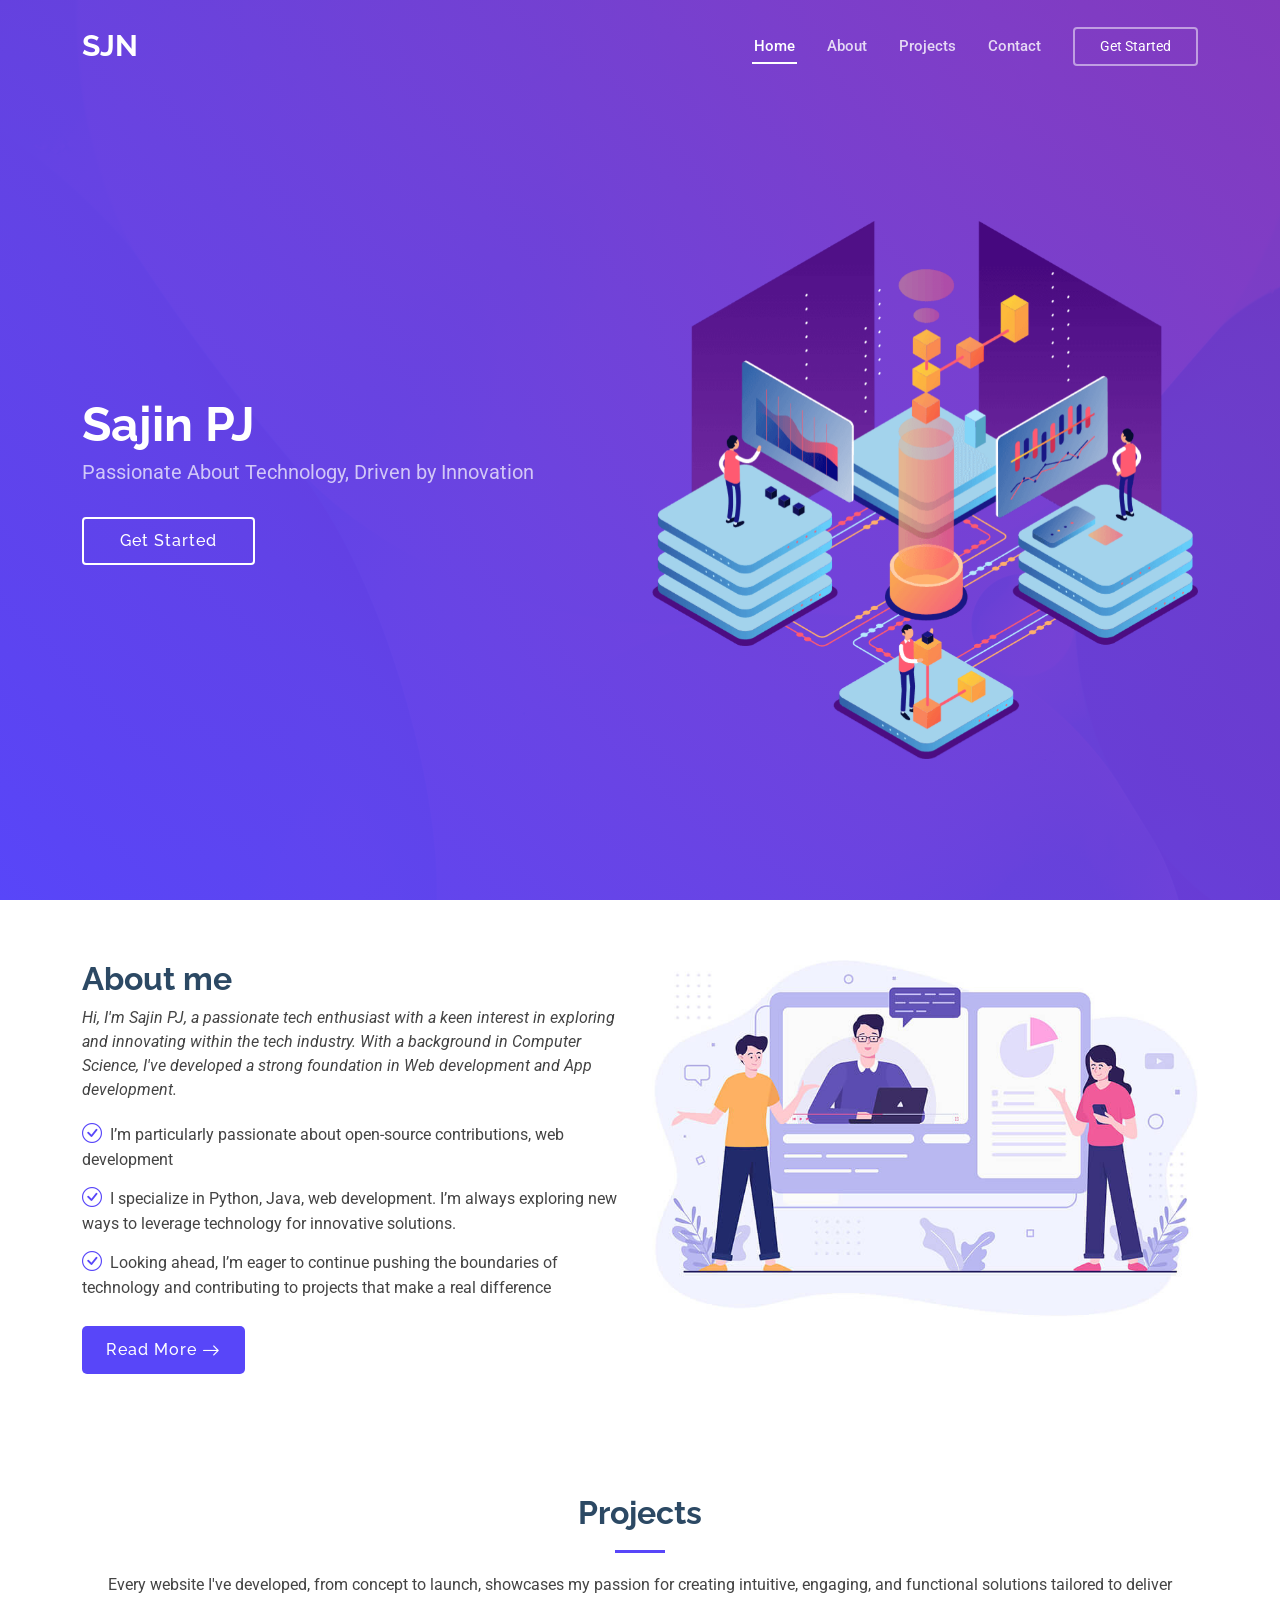
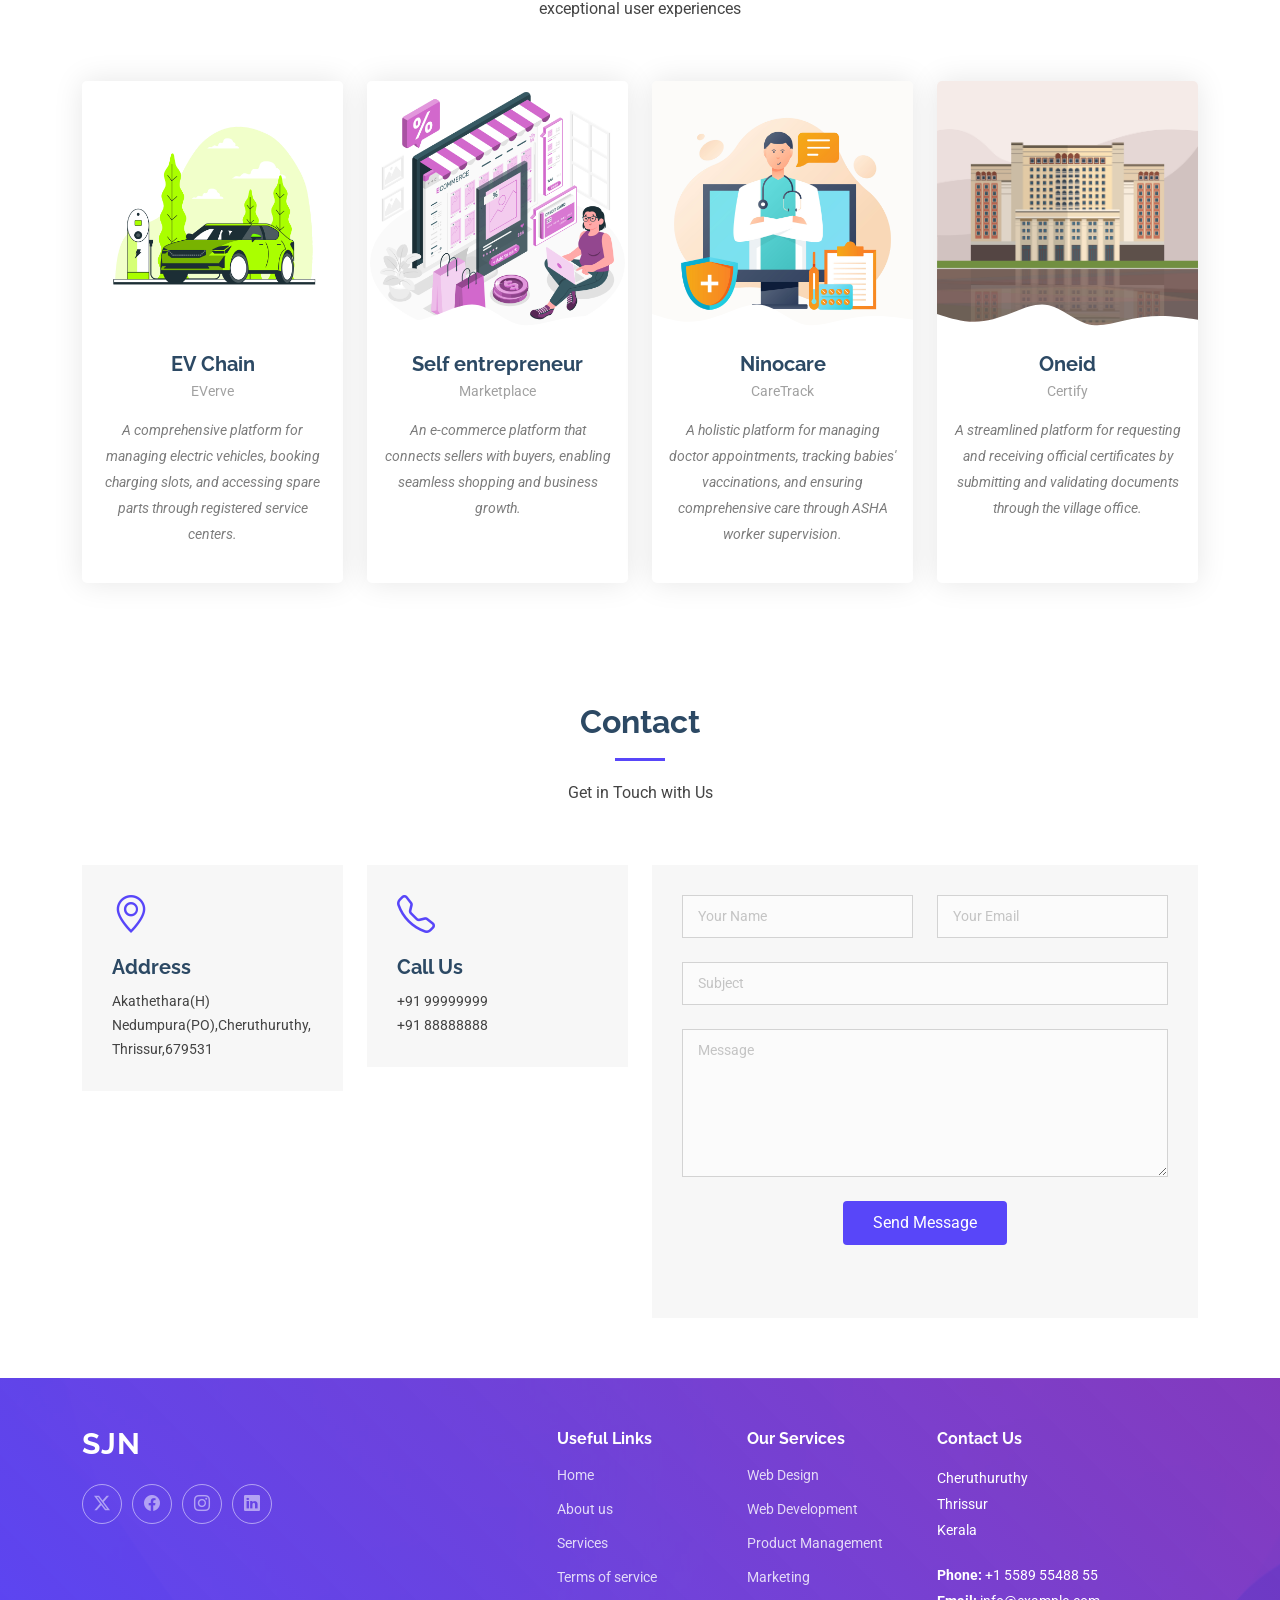
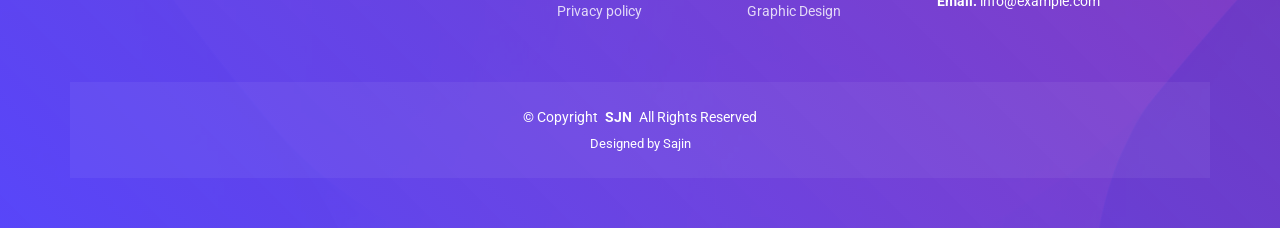
<file: index.html>
<!DOCTYPE html>
<html lang="en">

<head>
  <meta charset="utf-8">
  <meta content="width=device-width, initial-scale=1.0" name="viewport">
  <title>Sajin</title>
  <meta name="description" content="">
  <meta name="keywords" content="">

  <!-- Favicons -->
  <link href="assets/img/cv.png" rel="icon">
  <link href="assets/img/apple-touch-icon.png" rel="apple-touch-icon">

  <!-- Fonts -->
  <link href="https://fonts.googleapis.com" rel="preconnect">
  <link href="https://fonts.gstatic.com" rel="preconnect" crossorigin>
  <link href="https://fonts.googleapis.com/css2?family=Roboto:ital,wght@0,100;0,300;0,400;0,500;0,700;0,900;1,100;1,300;1,400;1,500;1,700;1,900&family=Raleway:ital,wght@0,100;0,200;0,300;0,400;0,500;0,600;0,700;0,800;0,900;1,100;1,200;1,300;1,400;1,500;1,600;1,700;1,800;1,900&display=swap" rel="stylesheet">

  <!-- Vendor CSS Files -->
  <link href="assets/vendor/bootstrap/css/bootstrap.min.css" rel="stylesheet">
  <link href="assets/vendor/bootstrap-icons/bootstrap-icons.css" rel="stylesheet">
  <link href="assets/vendor/aos/aos.css" rel="stylesheet">
  <link href="assets/vendor/glightbox/css/glightbox.min.css" rel="stylesheet">
  <link href="assets/vendor/swiper/swiper-bundle.min.css" rel="stylesheet">

  <meta name="google-site-verification" content="idsjEpth6lyjIH6e1MploLWW-NGVvj7glNLApufenRQ" />

  <!-- Main CSS File -->
  <link href="assets/css/main.css" rel="stylesheet">

  <!-- =======================================================
  * Template Name: Techie
  * Template URL: https://bootstrapmade.com/techie-free-skin-bootstrap-3/
  * Updated: Aug 07 2024 with Bootstrap v5.3.3
  * Author: BootstrapMade.com
  * License: https://bootstrapmade.com/license/
  ======================================================== -->
</head>

<body class="index-page">

  <header id="header" class="header d-flex align-items-center fixed-top">
    <div class="container-fluid container-xl position-relative d-flex align-items-center">

      <a href="index.html" class="logo d-flex align-items-center me-auto">
        <!-- Uncomment the line below if you also wish to use an image logo -->
        <!-- <img src="assets/img/logo.png" alt=""> -->
        <h1 class="sitename">SJN</h1>
      </a>

      <nav id="navmenu" class="navmenu">
        <ul>
          <li><a href="#hero" class="active">Home</a></li>
          <li><a href="#about">About</a></li>
          <li><a href="#projects">Projects</a></li>
          <li><a href="#contact">Contact</a></li>
        </ul>
        <i class="mobile-nav-toggle d-xl-none bi bi-list"></i>
      </nav>

      <a class="btn-getstarted" href="#about">Get Started</a>

    </div>
  </header>

  <main class="main">

    <!-- Hero Section -->
    <section id="hero" class="hero section accent-background">

      <div class="container">
        <div class="row gy-4">
          <div class="col-lg-6 order-2 order-lg-1 d-flex flex-column justify-content-center">
            <h1>Sajin PJ</h1>
            <p>Passionate About Technology, Driven by Innovation</p>
            <div class="d-flex">
              <a href="#about" class="btn-get-started">Get Started</a>
            </div>
          </div>
          <div class="col-lg-6 order-1 order-lg-2 hero-img">
            <img src="assets/img/hero-img.png" class="img-fluid animated" alt="">
          </div>
        </div>
      </div>

    </section><!-- /Hero Section -->

    <!-- About Section -->
    <section id="about" class="about section">

      <div class="container">

        <div class="row gy-4">

          <div class="col-lg-6 order-1 order-lg-2" data-aos="fade-up" data-aos-delay="100">
            <img src="assets/img/about.jpg" class="img-fluid" alt="">
          </div>

          <div class="col-lg-6 order-2 order-lg-1 content" data-aos="fade-up" data-aos-delay="200">
            <h3>About me</h3>
            <p class="fst-italic">
              Hi, I'm Sajin PJ, a passionate tech enthusiast with a keen interest in exploring and innovating within the tech industry. With a background in Computer Science, I've developed a strong foundation in Web development and App development.
            </p>
            <ul>
              <li><i class="bi bi-check-circle"></i> <span>I’m particularly passionate about open-source contributions, web development</span></li>
              <li><i class="bi bi-check-circle"></i> <span>I specialize in Python, Java, web development. I’m always exploring new ways to leverage technology for innovative solutions.</span></li>
              <li><i class="bi bi-check-circle"></i> <span>Looking ahead, I’m eager to continue pushing the boundaries of technology and contributing to projects that make a real difference</span></li>
            </ul>
            <a href="#" class="read-more"><span>Read More</span><i class="bi bi-arrow-right"></i></a>
          </div>

        </div>

      </div>

    </section><!-- /About Section -->

    <!-- Projects Section -->
    <section id="projects" class="team section">

      <!-- Section Title -->
      <div class="container section-title" data-aos="fade-up">
        <h2>Projects</h2>
        <p>Every website I've developed, from concept to launch, showcases my passion for creating intuitive, engaging, and functional solutions tailored to deliver exceptional user experiences</p>
      </div><!-- End Section Title -->

      <div class="container">

        <div class="row gy-4">

          <div class="col-lg-3 col-md-6 d-flex align-items-stretch" data-aos="fade-up" data-aos-delay="100">
            <div class="team-member">
              <div class="member-img">
                <img src="assets/img/electic_vehicle.jpg" class="img-fluid" alt="">
                <div class="social">
                  <a href=""><i class="bi bi-twitter-x"></i></a>
                  <a href=""><i class="bi bi-facebook"></i></a>
                  <a href=""><i class="bi bi-instagram"></i></a>
                  <a href=""><i class="bi bi-linkedin"></i></a>
                </div>
              </div>
              <div class="member-info">
                <h4>EV Chain</h4>
                <span>EVerve</span>
                <p>A comprehensive platform for managing electric vehicles, booking charging slots, and accessing spare parts through registered service centers.</p>
              </div>
            </div>
          </div><!-- End Team Member -->

          <div class="col-lg-3 col-md-6 d-flex align-items-stretch" data-aos="fade-up" data-aos-delay="200">
            <div class="team-member">
              <div class="member-img">
                <img src="/assets/img/ecommerce.jpg" class="img-fluid" alt="">
                <div class="social">
                  <a href=""><i class="bi bi-twitter-x"></i></a>
                  <a href=""><i class="bi bi-facebook"></i></a>
                  <a href=""><i class="bi bi-instagram"></i></a>
                  <a href=""><i class="bi bi-linkedin"></i></a>
                </div>
              </div>
              <div class="member-info">
                <h4>Self entrepreneur</h4>
                <span>Marketplace</span>
                <p>An e-commerce platform that connects sellers with buyers, enabling seamless shopping and business growth.</p>
              </div>
            </div>
          </div><!-- End Team Member -->

          <div class="col-lg-3 col-md-6 d-flex align-items-stretch" data-aos="fade-up" data-aos-delay="300">
            <div class="team-member">
              <div class="member-img">
                <img src="assets/img/medical.jpg" class="img-fluid" alt="">
                <div class="social">
                  <a href=""><i class="bi bi-twitter-x"></i></a>
                  <a href=""><i class="bi bi-facebook"></i></a>
                  <a href=""><i class="bi bi-instagram"></i></a>
                  <a href=""><i class="bi bi-linkedin"></i></a>
                </div>
              </div>
              <div class="member-info">
                <h4>Ninocare</h4>
                <span>CareTrack</span>
                <p>A holistic platform for managing doctor appointments, tracking babies' vaccinations, and ensuring comprehensive care through ASHA worker supervision.</p>
              </div>
            </div>
          </div><!-- End Team Member -->

          <div class="col-lg-3 col-md-6 d-flex align-items-stretch" data-aos="fade-up" data-aos-delay="400">
            <div class="team-member">
              <div class="member-img">
                <img src="assets/img/gov_office.jpg" class="img-fluid" alt="">
                <div class="social">
                  <a href=""><i class="bi bi-twitter-x"></i></a>
                  <a href=""><i class="bi bi-facebook"></i></a>
                  <a href=""><i class="bi bi-instagram"></i></a>
                  <a href=""><i class="bi bi-linkedin"></i></a>
                </div>
              </div>
              <div class="member-info">
                <h4>Oneid</h4>
                <span>Certify</span>
                <p>A streamlined platform for requesting and receiving official certificates by submitting and validating documents through the village office.</p>
              </div>
            </div>
          </div><!-- End Team Member -->

        </div>

      </div>

    </section><!-- /Team Section -->

    <!-- Contact Section -->
    <section id="contact" class="contact section">

      <!-- Section Title -->
      <div class="container section-title" data-aos="fade-up">
        <h2>Contact</h2>
        <p>Get in Touch with Us</p>
      </div><!-- End Section Title -->

      <div class="container" data-aos="fade-up" data-aos-delay="100">

        <div class="row gy-4">

          <div class="col-lg-6">

            <div class="row gy-4">
              <div class="col-md-6">
                <div class="info-item" data-aos="fade" data-aos-delay="200">
                  <i class="bi bi-geo-alt"></i>
                  <h3>Address</h3>
                  <p>Akathethara(H)</p>
                  <p>Nedumpura(PO),Cheruthuruthy, <br> Thrissur,679531</p>
                </div>
              </div><!-- End Info Item -->

              <div class="col-md-6">
                <div class="info-item" data-aos="fade" data-aos-delay="300">
                  <i class="bi bi-telephone"></i>
                  <h3>Call Us</h3>
                  <p>+91 99999999</p>
                  <p>+91 88888888</p>
                </div>
              </div><!-- End Info Item -->

              <div class="col-md-6">
                <div class="info-item" data-aos="fade" data-aos-delay="400">
                  <i class="bi bi-envelope"></i>
                  <h3>Email Us</h3>
                  <p>info@example.com</p>
                  <p>contact@example.com</p>
                </div>
              </div><!-- End Info Item -->

              <div class="col-md-6">
                <div class="info-item" data-aos="fade" data-aos-delay="500">
                  <i class="bi bi-clock"></i>
                  <h3>Open Hours</h3>
                  <p>Monday - Friday</p>
                  <p>9:00AM - 05:00PM</p>
                </div>
              </div><!-- End Info Item -->

            </div>

          </div>

          <div class="col-lg-6">
            <form action="forms/contact.php" method="post" class="php-email-form" data-aos="fade-up" data-aos-delay="200">
              <div class="row gy-4">

                <div class="col-md-6">
                  <input type="text" name="name" class="form-control" placeholder="Your Name" required="">
                </div>

                <div class="col-md-6 ">
                  <input type="email" class="form-control" name="email" placeholder="Your Email" required="">
                </div>

                <div class="col-12">
                  <input type="text" class="form-control" name="subject" placeholder="Subject" required="">
                </div>

                <div class="col-12">
                  <textarea class="form-control" name="message" rows="6" placeholder="Message" required=""></textarea>
                </div>

                <div class="col-12 text-center">
                  <div class="loading">Loading</div>
                  <div class="error-message"></div>
                  <div class="sent-message">Your message has been sent. Thank you!</div>

                  <button type="submit">Send Message</button>
                </div>

              </div>
            </form>
          </div><!-- End Contact Form -->

        </div>

      </div>

    </section><!-- /Contact Section -->

  </main>

  <footer id="footer" class="footer accent-background">

    <div class="container footer-top">
      <div class="row gy-4">
        <div class="col-lg-5 col-md-12 footer-about">
          <a href="index.html" class="logo d-flex align-items-center">
            <span class="sitename">SJN</span>
          </a>
          <div class="social-links d-flex mt-4">
            <a href=""><i class="bi bi-twitter-x"></i></a>
            <a href=""><i class="bi bi-facebook"></i></a>
            <a href=""><i class="bi bi-instagram"></i></a>
            <a href=""><i class="bi bi-linkedin"></i></a>
          </div>
        </div>

        <div class="col-lg-2 col-6 footer-links">
          <h4>Useful Links</h4>
          <ul>
            <li><a href="#">Home</a></li>
            <li><a href="#">About us</a></li>
            <li><a href="#">Services</a></li>
            <li><a href="#">Terms of service</a></li>
            <li><a href="#">Privacy policy</a></li>
          </ul>
        </div>

        <div class="col-lg-2 col-6 footer-links">
          <h4>Our Services</h4>
          <ul>
            <li><a href="#">Web Design</a></li>
            <li><a href="#">Web Development</a></li>
            <li><a href="#">Product Management</a></li>
            <li><a href="#">Marketing</a></li>
            <li><a href="#">Graphic Design</a></li>
          </ul>
        </div>

        <div class="col-lg-3 col-md-12 footer-contact text-center text-md-start">
          <h4>Contact Us</h4>
          <p>Cheruthuruthy</p>
          <p>Thrissur</p>
          <p>Kerala</p>
          <p class="mt-4"><strong>Phone:</strong> <span>+1 5589 55488 55</span></p>
          <p><strong>Email:</strong> <span>info@example.com</span></p>
        </div>

      </div>
    </div>

    <div class="container copyright text-center mt-4">
      <p>© <span>Copyright</span> <strong class="px-1 sitename">SJN</strong> <span>All Rights Reserved</span></p>
      <div class="credits">
        <!-- All the links in the footer should remain intact. -->
        <!-- You can delete the links only if you've purchased the pro version. -->
        <!-- Licensing information: https://bootstrapmade.com/license/ -->
        <!-- Purchase the pro version with working PHP/AJAX contact form: [buy-url] -->
        Designed by <a href="https://bootstrapmade.com/">Sajin</a>
      </div>
    </div>

  </footer>

  <!-- Scroll Top -->
  <a href="#" id="scroll-top" class="scroll-top d-flex align-items-center justify-content-center"><i class="bi bi-arrow-up-short"></i></a>

  <!-- Preloader -->
  <div id="preloader"></div>

  <!-- Vendor JS Files -->
  <script src="assets/vendor/bootstrap/js/bootstrap.bundle.min.js"></script>
  <script src="assets/vendor/php-email-form/validate.js"></script>
  <script src="assets/vendor/aos/aos.js"></script>
  <script src="assets/vendor/glightbox/js/glightbox.min.js"></script>
  <script src="assets/vendor/purecounter/purecounter_vanilla.js"></script>
  <script src="assets/vendor/swiper/swiper-bundle.min.js"></script>
  <script src="assets/vendor/imagesloaded/imagesloaded.pkgd.min.js"></script>
  <script src="assets/vendor/isotope-layout/isotope.pkgd.min.js"></script>

  <!-- Main JS File -->
  <script src="assets/js/main.js"></script>

</body>

</html>
</file>
<file: assets/css/main.css>
/**
* Template Name: Techie
* Template URL: https://bootstrapmade.com/techie-free-skin-bootstrap-3/
* Updated: Aug 07 2024 with Bootstrap v5.3.3
* Author: BootstrapMade.com
* License: https://bootstrapmade.com/license/
*/

/*--------------------------------------------------------------
# Font & Color Variables
# Help: https://bootstrapmade.com/color-system/
--------------------------------------------------------------*/
/* Fonts */
:root {
  --default-font: "Roboto",  system-ui, -apple-system, "Segoe UI", Roboto, "Helvetica Neue", Arial, "Noto Sans", "Liberation Sans", sans-serif, "Apple Color Emoji", "Segoe UI Emoji", "Segoe UI Symbol", "Noto Color Emoji";
  --heading-font: "Raleway",  sans-serif;
  --nav-font: "Roboto",  sans-serif;
}

/* Global Colors - The following color variables are used throughout the website. Updating them here will change the color scheme of the entire website */
:root { 
  --background-color: #ffffff; /* Background color for the entire website, including individual sections */
  --default-color: #444444; /* Default color used for the majority of the text content across the entire website */
  --heading-color: #2c4964; /* Color for headings, subheadings and title throughout the website */
  --accent-color: #5846f9; /* Accent color that represents your brand on the website. It's used for buttons, links, and other elements that need to stand out */
  --surface-color: #ffffff; /* The surface color is used as a background of boxed elements within sections, such as cards, icon boxes, or other elements that require a visual separation from the global background. */
  --contrast-color: #ffffff; /* Contrast color for text, ensuring readability against backgrounds of accent, heading, or default colors. */
}

/* Nav Menu Colors - The following color variables are used specifically for the navigation menu. They are separate from the global colors to allow for more customization options */
:root {
  --nav-color: rgba(255, 255, 255, 0.8);  /* The default color of the main navmenu links */
  --nav-hover-color: #ffffff; /* Applied to main navmenu links when they are hovered over or active */
  --nav-mobile-background-color: #ffffff; /* Used as the background color for mobile navigation menu */
  --nav-dropdown-background-color: #ffffff; /* Used as the background color for dropdown items that appear when hovering over primary navigation items */
  --nav-dropdown-color: #444444; /* Used for navigation links of the dropdown items in the navigation menu. */
  --nav-dropdown-hover-color: #5846f9; /* Similar to --nav-hover-color, this color is applied to dropdown navigation links when they are hovered over. */
}

/* Color Presets - These classes override global colors when applied to any section or element, providing reuse of the sam color scheme. */

.light-background {
  --background-color: #f9f8ff;
  --surface-color: #ffffff;
}

.dark-background {
  --background-color: #060606;
  --default-color: #ffffff;
  --heading-color: #ffffff;
  --surface-color: #202020;
  --contrast-color: #ffffff;
}

.accent-background {
  --background-color: #5846f9;
  --default-color: #ffffff;
  --heading-color: #ffffff;
  --accent-color: #ffffff;
  --surface-color: #7c25ba;
  --contrast-color: #ffffff;
}

/* Smooth scroll */
:root {
  scroll-behavior: smooth;
}

/*--------------------------------------------------------------
# General Styling & Shared Classes
--------------------------------------------------------------*/
body {
  color: var(--default-color);
  background-color: var(--background-color);
  font-family: var(--default-font);
}

a {
  color: var(--accent-color);
  text-decoration: none;
  transition: 0.3s;
}

.project {
  background-color: #5846f9;
}

a:hover {
  color: color-mix(in srgb, var(--accent-color), transparent 25%);
  text-decoration: none;
}

h1,
h2,
h3,
h4,
h5,
h6 {
  color: var(--heading-color);
  font-family: var(--heading-font);
}

/* PHP Email Form Messages
------------------------------*/
.php-email-form .error-message {
  display: none;
  background: #df1529;
  color: #ffffff;
  text-align: left;
  padding: 15px;
  margin-bottom: 24px;
  font-weight: 600;
}

.php-email-form .sent-message {
  display: none;
  color: #ffffff;
  background: #059652;
  text-align: center;
  padding: 15px;
  margin-bottom: 24px;
  font-weight: 600;
}

.php-email-form .loading {
  display: none;
  background: var(--surface-color);
  text-align: center;
  padding: 15px;
  margin-bottom: 24px;
}

.php-email-form .loading:before {
  content: "";
  display: inline-block;
  border-radius: 50%;
  width: 24px;
  height: 24px;
  margin: 0 10px -6px 0;
  border: 3px solid var(--accent-color);
  border-top-color: var(--surface-color);
  animation: php-email-form-loading 1s linear infinite;
}

@keyframes php-email-form-loading {
  0% {
    transform: rotate(0deg);
  }

  100% {
    transform: rotate(360deg);
  }
}

/*--------------------------------------------------------------
# Global Header
--------------------------------------------------------------*/
.header {
  --background-color: rgba(0, 0, 0, 0);
  --default-color: #ffffff;
  --heading-color: #ffffff;
  color: var(--default-color);
  background-color: var(--background-color);
  padding: 20px 0;
  transition: all 0.5s;
  z-index: 997;
}

.header .logo {
  line-height: 1;
}

.header .logo img {
  max-height: 36px;
  margin-right: 8px;
}

.header .logo h1 {
  font-size: 30px;
  margin: 0;
  font-weight: 700;
  color: var(--heading-color);
}

.header .btn-getstarted,
.header .btn-getstarted:focus {
  color: var(--contrast-color);
  font-size: 14px;
  padding: 7px 25px;
  margin: 0 0 0 30px;
  border-radius: 4px;
  transition: 0.3s;
  border: 2px solid color-mix(in srgb, var(--contrast-color), transparent 50%);
}

.header .btn-getstarted:hover,
.header .btn-getstarted:focus:hover {
  color: var(--contrast-color);
  border-color: var(--contrast-color);
}

@media (max-width: 1200px) {
  .header .logo {
    order: 1;
  }

  .header .btn-getstarted {
    order: 2;
    margin: 0 15px 0 0;
    padding: 6px 15px;
  }

  .header .navmenu {
    order: 3;
  }
}

.scrolled .header {
  box-shadow: 0px 0 18px rgba(0, 0, 0, 0.1);
}

/* Global Header on Scroll
------------------------------*/
.scrolled .header {
  --background-color: rgba(77, 44, 169, 0.9);
}

/*--------------------------------------------------------------
# Navigation Menu
--------------------------------------------------------------*/
/* Desktop Navigation */
@media (min-width: 1200px) {
  .navmenu {
    padding: 0;
  }

  .navmenu ul {
    margin: 0;
    padding: 0;
    display: flex;
    list-style: none;
    align-items: center;
  }

  .navmenu li {
    position: relative;
  }

  .navmenu>ul>li {
    white-space: nowrap;
    padding: 15px 14px;
  }

  .navmenu>ul>li:last-child {
    padding-right: 0;
  }

  .navmenu a,
  .navmenu a:focus {
    color: var(--nav-color);
    font-size: 15px;
    padding: 0 2px;
    font-family: var(--nav-font);
    font-weight: 500;
    display: flex;
    align-items: center;
    justify-content: space-between;
    white-space: nowrap;
    transition: 0.3s;
    position: relative;
  }

  .navmenu a i,
  .navmenu a:focus i {
    font-size: 12px;
    line-height: 0;
    margin-left: 5px;
    transition: 0.3s;
  }

  .navmenu>ul>li>a:before {
    content: "";
    position: absolute;
    width: 100%;
    height: 2px;
    bottom: -6px;
    left: 0;
    background-color: var(--nav-hover-color);
    visibility: hidden;
    width: 0px;
    transition: all 0.3s ease-in-out 0s;
  }

  .navmenu a:hover:before,
  .navmenu li:hover>a:before,
  .navmenu .active:before {
    visibility: visible;
    width: 100%;
  }

  .navmenu li:hover>a,
  .navmenu .active,
  .navmenu .active:focus {
    color: var(--nav-hover-color);
  }

  .navmenu .dropdown ul {
    margin: 0;
    padding: 10px 0;
    background: var(--nav-dropdown-background-color);
    display: block;
    position: absolute;
    visibility: hidden;
    left: 14px;
    top: 130%;
    opacity: 0;
    transition: 0.3s;
    border-radius: 4px;
    z-index: 99;
    box-shadow: 0px 0px 30px rgba(0, 0, 0, 0.1);
  }

  .navmenu .dropdown ul li {
    min-width: 200px;
  }

  .navmenu .dropdown ul a {
    padding: 10px 20px;
    font-size: 15px;
    text-transform: none;
    color: var(--nav-dropdown-color);
  }

  .navmenu .dropdown ul a i {
    font-size: 12px;
  }

  .navmenu .dropdown ul a:hover,
  .navmenu .dropdown ul .active:hover,
  .navmenu .dropdown ul li:hover>a {
    color: var(--nav-dropdown-hover-color);
  }

  .navmenu .dropdown:hover>ul {
    opacity: 1;
    top: 100%;
    visibility: visible;
  }

  .navmenu .dropdown .dropdown ul {
    top: 0;
    left: -90%;
    visibility: hidden;
  }

  .navmenu .dropdown .dropdown:hover>ul {
    opacity: 1;
    top: 0;
    left: -100%;
    visibility: visible;
  }
}

/* Mobile Navigation */
@media (max-width: 1199px) {
  .mobile-nav-toggle {
    color: var(--nav-color);
    font-size: 28px;
    line-height: 0;
    margin-right: 10px;
    cursor: pointer;
    transition: color 0.3s;
  }

  .navmenu {
    padding: 0;
    z-index: 9997;
  }

  .navmenu ul {
    display: none;
    list-style: none;
    position: absolute;
    inset: 60px 20px 20px 20px;
    padding: 10px 0;
    margin: 0;
    border-radius: 6px;
    background-color: var(--nav-mobile-background-color);
    border: 1px solid color-mix(in srgb, var(--default-color), transparent 90%);
    box-shadow: none;
    overflow-y: auto;
    transition: 0.3s;
    z-index: 9998;
  }

  .navmenu a,
  .navmenu a:focus {
    color: var(--nav-dropdown-color);
    padding: 10px 20px;
    font-family: var(--nav-font);
    font-size: 17px;
    font-weight: 500;
    display: flex;
    align-items: center;
    justify-content: space-between;
    white-space: nowrap;
    transition: 0.3s;
  }

  .navmenu a i,
  .navmenu a:focus i {
    font-size: 12px;
    line-height: 0;
    margin-left: 5px;
    width: 30px;
    height: 30px;
    display: flex;
    align-items: center;
    justify-content: center;
    border-radius: 50%;
    transition: 0.3s;
    background-color: color-mix(in srgb, var(--accent-color), transparent 90%);
  }

  .navmenu a i:hover,
  .navmenu a:focus i:hover {
    background-color: var(--accent-color);
    color: var(--contrast-color);
  }

  .navmenu a:hover,
  .navmenu .active,
  .navmenu .active:focus {
    color: var(--nav-dropdown-hover-color);
  }

  .navmenu .active i,
  .navmenu .active:focus i {
    background-color: var(--accent-color);
    color: var(--contrast-color);
    transform: rotate(180deg);
  }

  .navmenu .dropdown ul {
    position: static;
    display: none;
    z-index: 99;
    padding: 10px 0;
    margin: 10px 20px;
    background-color: var(--nav-dropdown-background-color);
    transition: all 0.5s ease-in-out;
  }

  .navmenu .dropdown ul ul {
    background-color: rgba(33, 37, 41, 0.1);
  }

  .navmenu .dropdown>.dropdown-active {
    display: block;
    background-color: rgba(33, 37, 41, 0.03);
  }

  .mobile-nav-active {
    overflow: hidden;
  }

  .mobile-nav-active .mobile-nav-toggle {
    color: #fff;
    position: absolute;
    font-size: 32px;
    top: 15px;
    right: 15px;
    margin-right: 0;
    z-index: 9999;
  }

  .mobile-nav-active .navmenu {
    position: fixed;
    overflow: hidden;
    inset: 0;
    background: rgba(33, 37, 41, 0.8);
    transition: 0.3s;
  }

  .mobile-nav-active .navmenu>ul {
    display: block;
  }
}

/*--------------------------------------------------------------
# Global Footer
--------------------------------------------------------------*/
.footer {
  color: var(--default-color);
  background: linear-gradient(45deg, var(--background-color) 0%, color-mix(in srgb, var(--surface-color), transparent 10%) 100%), url("../img/footer-bg.jpg") center center no-repeat;
  background-size: cover;
  font-size: 14px;
  padding-bottom: 50px;
  position: relative;
}

.footer .footer-top {
  padding-top: 50px;
  border-top: 1px solid color-mix(in srgb, var(--default-color), transparent 90%);
}

.footer .footer-about .logo {
  line-height: 1;
  margin-bottom: 25px;
}

.footer .footer-about .logo img {
  max-height: 40px;
  margin-right: 6px;
}

.footer .footer-about .logo span {
  color: var(--heading-color);
  font-size: 30px;
  font-weight: 700;
  letter-spacing: 1px;
  font-family: var(--heading-font);
}

.footer .footer-about p {
  font-size: 14px;
  font-family: var(--heading-font);
}

.footer .social-links a {
  display: flex;
  align-items: center;
  justify-content: center;
  width: 40px;
  height: 40px;
  border-radius: 50%;
  border: 1px solid color-mix(in srgb, var(--default-color), transparent 50%);
  font-size: 16px;
  color: color-mix(in srgb, var(--default-color), transparent 50%);
  margin-right: 10px;
  transition: 0.3s;
}

.footer .social-links a:hover {
  color: var(--accent-color);
  border-color: var(--accent-color);
}

.footer h4 {
  font-size: 16px;
  font-weight: bold;
  position: relative;
  padding-bottom: 12px;
}

.footer .footer-links {
  margin-bottom: 30px;
}

.footer .footer-links ul {
  list-style: none;
  padding: 0;
  margin: 0;
}

.footer .footer-links ul i {
  padding-right: 2px;
  font-size: 12px;
  line-height: 0;
}

.footer .footer-links ul li {
  padding: 10px 0;
  display: flex;
  align-items: center;
}

.footer .footer-links ul li:first-child {
  padding-top: 0;
}

.footer .footer-links ul a {
  color: color-mix(in srgb, var(--default-color), transparent 20%);
  display: inline-block;
  line-height: 1;
}

.footer .footer-links ul a:hover {
  color: var(--accent-color);
}

.footer .footer-contact p {
  margin-bottom: 5px;
}

.footer .copyright {
  padding-top: 25px;
  padding-bottom: 25px;
  background-color: color-mix(in srgb, var(--default-color), transparent 95%);
}

.footer .copyright p {
  margin-bottom: 0;
}

.footer .credits {
  margin-top: 6px;
  font-size: 13px;
}

/*--------------------------------------------------------------
# Preloader
--------------------------------------------------------------*/
#preloader {
  position: fixed;
  inset: 0;
  z-index: 999999;
  overflow: hidden;
  background: var(--background-color);
  transition: all 0.6s ease-out;
}

#preloader:before {
  content: "";
  position: fixed;
  top: calc(50% - 30px);
  left: calc(50% - 30px);
  border: 6px solid #ffffff;
  border-color: var(--accent-color) transparent var(--accent-color) transparent;
  border-radius: 50%;
  width: 60px;
  height: 60px;
  animation: animate-preloader 1.5s linear infinite;
}

@keyframes animate-preloader {
  0% {
    transform: rotate(0deg);
  }

  100% {
    transform: rotate(360deg);
  }
}

/*--------------------------------------------------------------
# Scroll Top Button
--------------------------------------------------------------*/
.scroll-top {
  position: fixed;
  visibility: hidden;
  opacity: 0;
  right: 15px;
  bottom: 15px;
  z-index: 99999;
  background-color: var(--accent-color);
  width: 40px;
  height: 40px;
  border-radius: 4px;
  transition: all 0.4s;
}

.scroll-top i {
  font-size: 24px;
  color: var(--contrast-color);
  line-height: 0;
}

.scroll-top:hover {
  background-color: color-mix(in srgb, var(--accent-color), transparent 20%);
  color: var(--contrast-color);
}

.scroll-top.active {
  visibility: visible;
  opacity: 1;
}

/*--------------------------------------------------------------
# Disable aos animation delay on mobile devices
--------------------------------------------------------------*/
@media screen and (max-width: 768px) {
  [data-aos-delay] {
    transition-delay: 0 !important;
  }
}

/*--------------------------------------------------------------
# Global Page Titles & Breadcrumbs
--------------------------------------------------------------*/
.page-title {
  color: var(--default-color);
  background: linear-gradient(45deg, var(--background-color) 0%, color-mix(in srgb, var(--surface-color), transparent 10%) 100%), url("../img/page-title-bg.jpg") top center no-repeat;
  background-size: cover;
  padding: 160px 0 80px 0;
  text-align: center;
  position: relative;
}

.page-title h1 {
  font-size: 42px;
  font-weight: 700;
  margin-bottom: 10px;
}

.page-title .breadcrumbs ol {
  display: flex;
  flex-wrap: wrap;
  list-style: none;
  justify-content: center;
  padding: 0;
  margin: 0;
  font-size: 16px;
  font-weight: 400;
}

.page-title .breadcrumbs ol li+li {
  padding-left: 10px;
}

.page-title .breadcrumbs ol li+li::before {
  content: "/";
  display: inline-block;
  padding-right: 10px;
  color: color-mix(in srgb, var(--default-color), transparent 50%);
}

/*--------------------------------------------------------------
# Global Sections
--------------------------------------------------------------*/
section,
.section {
  color: var(--default-color);
  background-color: var(--background-color);
  padding: 60px 0;
  scroll-margin-top: 92px;
  overflow: clip;
}

@media (max-width: 1199px) {

  section,
  .section {
    scroll-margin-top: 77px;
  }
}

/*--------------------------------------------------------------
# Global Section Titles
--------------------------------------------------------------*/
.section-title {
  text-align: center;
  padding-bottom: 60px;
  position: relative;
}

.section-title h2 {
  font-size: 32px;
  font-weight: 700;
  margin-bottom: 20px;
  padding-bottom: 20px;
  position: relative;
}

.section-title h2:after {
  content: "";
  position: absolute;
  display: block;
  width: 50px;
  height: 3px;
  background: var(--accent-color);
  left: 0;
  right: 0;
  bottom: 0;
  margin: auto;
}

.section-title p {
  margin-bottom: 0;
}

/*--------------------------------------------------------------
# Hero Section
--------------------------------------------------------------*/
.hero {
  width: 100%;
  min-height: 100vh;
  position: relative;
  padding: 120px 0 60px 0;
  display: flex;
  align-items: center;
  background: linear-gradient(45deg, var(--background-color) 0%, color-mix(in srgb, var(--surface-color), transparent 10%) 100%), url("../img/hero-bg.jpg") center center no-repeat;
  background-size: cover;
}

.hero h1 {
  margin: 0;
  font-size: 48px;
  font-weight: 700;
  line-height: 56px;
}

.hero p {
  color: color-mix(in srgb, var(--default-color), transparent 30%);
  margin: 5px 0 30px 0;
  font-size: 20px;
  font-weight: 400;
}

.hero .btn-get-started {
  color: var(--contrast-color);
  font-family: var(--heading-font);
  font-weight: 500;
  font-size: 16px;
  letter-spacing: 1px;
  display: inline-block;
  padding: 10px 36px;
  border-radius: 4px;
  transition: 0.5s;
  border: 2px solid var(--contrast-color);
}

.hero .btn-get-started:hover {
  color: var(--accent-color);
  background: var(--contrast-color);
}

.hero .btn-watch-video {
  font-size: 16px;
  transition: 0.5s;
  margin-left: 25px;
  color: var(--default-color);
  font-weight: 600;
}

.hero .btn-watch-video i {
  color: var(--accent-color);
  font-size: 32px;
  transition: 0.3s;
  line-height: 0;
  margin-right: 8px;
}

.hero .btn-watch-video:hover {
  color: var(--accent-color);
}

.hero .btn-watch-video:hover i {
  color: color-mix(in srgb, var(--accent-color), transparent 15%);
}

.hero .animated {
  animation: up-down 2s ease-in-out infinite alternate-reverse both;
}

@media (max-width: 640px) {
  .hero h1 {
    font-size: 28px;
    line-height: 36px;
  }

  .hero p {
    font-size: 18px;
    line-height: 24px;
    margin-bottom: 30px;
  }

  .hero .btn-get-started,
  .hero .btn-watch-video {
    font-size: 13px;
  }
}

@keyframes up-down {
  0% {
    transform: translateY(10px);
  }

  100% {
    transform: translateY(-10px);
  }
}

/*--------------------------------------------------------------
# About Section
--------------------------------------------------------------*/
.about .content h3 {
  font-size: 2rem;
  font-weight: 700;
}

.about .content ul {
  list-style: none;
  padding: 0;
}

.about .content ul li {
  padding-bottom: 10px;
}

.about .content ul i {
  font-size: 1.25rem;
  margin-right: 4px;
  color: var(--accent-color);
}

.about .content p:last-child {
  margin-bottom: 0;
}

.about .content .read-more {
  background: var(--accent-color);
  color: var(--contrast-color);
  font-family: var(--heading-font);
  font-weight: 500;
  font-size: 16px;
  letter-spacing: 1px;
  padding: 12px 24px;
  border-radius: 5px;
  transition: 0.3s;
  display: inline-flex;
  align-items: center;
  justify-content: center;
}

.about .content .read-more i {
  font-size: 18px;
  margin-left: 5px;
  line-height: 0;
  transition: 0.3s;
}

.about .content .read-more:hover {
  background: color-mix(in srgb, var(--accent-color), black 20%);
  padding-right: 19px;
}

.about .content .read-more:hover i {
  margin-left: 10px;
}

/*--------------------------------------------------------------
# Stats Section
--------------------------------------------------------------*/
.stats {
  position: relative;
  padding: 80px 0;
  background: url("../img/stats-bg.png") center center no-repeat;
  background-size: cover;
}

.stats:before {
  content: "";
  background: color-mix(in srgb, var(--background-color), transparent 80%);
  position: absolute;
  inset: 0;
  z-index: 2;
}

.stats .container {
  position: relative;
  z-index: 3;
}

.stats .stats-item {
  padding: 30px;
  width: 100%;
}

.stats .stats-item span {
  font-size: 48px;
  display: block;
  color: var(--default-color);
  font-weight: 700;
}

.stats .stats-item p {
  padding: 0;
  margin: 0;
  font-family: var(--heading-font);
  font-size: 16px;
  font-weight: 700;
  color: color-mix(in srgb, var(--default-color), transparent 40%);
}

/*--------------------------------------------------------------
# Services Section
--------------------------------------------------------------*/
.services .service-item {
  position: relative;
  padding-top: 20px;
}

.services .service-item .icon {
  background-color: color-mix(in srgb, var(--accent-color), transparent 90%);
  width: 72px;
  height: 72px;
  position: relative;
  margin-right: 15px;
  line-height: 0;
  display: flex;
  align-items: center;
  justify-content: center;
  transition: ease-in-out 0.3s;
}

.services .service-item .icon i {
  color: var(--accent-color);
  font-size: 32px;
  z-index: 2;
  position: relative;
}

.services .service-item .title {
  font-weight: 700;
  margin-bottom: 5px;
  font-size: 18px;
}

.services .service-item .title a {
  color: var(--heading-color);
}

.services .service-item .title a:hover {
  color: var(--accent-color);
}

.services .service-item .description {
  font-size: 14px;
}

.services .service-item:hover .icon {
  background-color: var(--accent-color);
}

.services .service-item:hover .icon i {
  color: var(--contrast-color);
}

/*--------------------------------------------------------------
# Features Section
--------------------------------------------------------------*/
.features .features-image {
  position: relative;
  min-height: 400px;
}

.features .features-item h4 {
  font-size: 20px;
  font-weight: 700;
  margin: 0 0 5px 0;
}

.features .features-item i {
  font-size: 48px;
  color: var(--accent-color);
  margin-right: 20px;
  line-height: 0;
}

.features .features-item p {
  font-size: 15px;
  color: color-mix(in srgb, var(--default-color), transparent 20%);
  margin: 0;
}

/*--------------------------------------------------------------
# Testimonials Section
--------------------------------------------------------------*/
.testimonials .testimonials-carousel,
.testimonials .testimonials-slider {
  overflow: hidden;
}

.testimonials .testimonial-item {
  box-sizing: content-box;
  min-height: 320px;
}

.testimonials .testimonial-item .testimonial-img {
  width: 90px;
  border-radius: 50%;
  margin: -40px 0 0 40px;
  position: relative;
  z-index: 2;
  border: 6px solid var(--background-color);
}

.testimonials .testimonial-item h3 {
  font-size: 18px;
  font-weight: bold;
  margin: 10px 0 5px 45px;
}

.testimonials .testimonial-item h4 {
  font-size: 14px;
  color: color-mix(in srgb, var(--default-color), transparent 20%);
  margin: 0 0 0 45px;
}

.testimonials .testimonial-item .quote-icon-left,
.testimonials .testimonial-item .quote-icon-right {
  color: color-mix(in srgb, var(--accent-color), transparent 50%);
  font-size: 26px;
  line-height: 0;
}

.testimonials .testimonial-item .quote-icon-left {
  display: inline-block;
  left: -5px;
  position: relative;
}

.testimonials .testimonial-item .quote-icon-right {
  display: inline-block;
  right: -5px;
  position: relative;
  top: 10px;
  transform: scale(-1, -1);
}

.testimonials .testimonial-item p {
  font-style: italic;
  margin: 0 15px 0 15px;
  padding: 20px 20px 60px 20px;
  background: var(--surface-color);
  border-radius: 6px;
  position: relative;
  z-index: 1;
}

.testimonials .swiper-wrapper {
  height: auto;
}

.testimonials .swiper-pagination {
  margin-top: 20px;
  position: relative;
}

.testimonials .swiper-pagination .swiper-pagination-bullet {
  width: 12px;
  height: 12px;
  background-color: var(--background-color);
  opacity: 1;
  border: 1px solid var(--accent-color);
}

.testimonials .swiper-pagination .swiper-pagination-bullet-active {
  background-color: var(--accent-color);
}

/*--------------------------------------------------------------
# Portfolio Section
--------------------------------------------------------------*/
.portfolio .portfolio-filters {
  padding: 0 0 20px 0;
  margin: 0 auto;
  list-style: none;
  text-align: center;
}

.portfolio .portfolio-filters li {
  cursor: pointer;
  display: inline-block;
  padding: 0;
  font-size: 18px;
  font-weight: 500;
  margin: 0 10px;
  line-height: 1;
  transition: all 0.3s ease-in-out;
}

.portfolio .portfolio-filters li:hover,
.portfolio .portfolio-filters li.filter-active {
  color: var(--accent-color);
}

.portfolio .portfolio-filters li:first-child {
  margin-left: 0;
}

.portfolio .portfolio-filters li:last-child {
  margin-right: 0;
}

@media (max-width: 575px) {
  .portfolio .portfolio-filters li {
    font-size: 14px;
    margin: 0 5px;
  }
}

.portfolio .portfolio-content {
  background-color: var(--surface-color);
  box-shadow: 0px 10px 30px rgba(0, 0, 0, 0.1);
  height: 100%;
  overflow: hidden;
}

.portfolio .portfolio-content img {
  transition: 0.3s;
  position: relative;
  z-index: 1;
}

.portfolio .portfolio-content .portfolio-info {
  background-color: var(--background-color);
  border-top: 1px solid color-mix(in srgb, var(--default-color), transparent 90%);
  padding: 25px 20px;
  position: relative;
  z-index: 2;
}

.portfolio .portfolio-content .portfolio-info h4 {
  font-size: 18px;
  font-weight: 600;
  padding-right: 50px;
}

.portfolio .portfolio-content .portfolio-info h4 a {
  color: var(--heading-color);
  transition: 0.3s;
}

.portfolio .portfolio-content .portfolio-info h4 a:hover {
  color: var(--accent-color);
}

.portfolio .portfolio-content .portfolio-info p {
  color: color-mix(in srgb, var(--default-color), transparent 30%);
  font-size: 14px;
  margin-bottom: 0;
  padding-right: 50px;
}

.portfolio .portfolio-content:hover img {
  transform: scale(1.1);
}

/*--------------------------------------------------------------
# Pricing Section
--------------------------------------------------------------*/
.pricing .pricing-item {
  background-color: var(--surface-color);
  box-shadow: 0 3px 20px -2px rgba(0, 0, 0, 0.1);
  border-top: 4px solid var(--background-color);
  padding: 60px 40px;
  height: 100%;
  border-radius: 5px;
}

.pricing h3 {
  font-weight: 600;
  margin-bottom: 15px;
  font-size: 20px;
}

.pricing h4 {
  color: var(--accent-color);
  font-size: 48px;
  font-weight: 400;
  font-family: var(--heading-font);
  margin-bottom: 0;
}

.pricing h4 sup {
  font-size: 28px;
}

.pricing h4 span {
  color: color-mix(in srgb, var(--default-color), transparent 50%);
  font-size: 18px;
}

.pricing ul {
  padding: 20px 0;
  list-style: none;
  color: color-mix(in srgb, var(--default-color), transparent 30%);
  text-align: left;
  line-height: 20px;
}

.pricing ul li {
  padding: 10px 0;
  display: flex;
  align-items: center;
}

.pricing ul i {
  color: #059652;
  font-size: 24px;
  padding-right: 3px;
}

.pricing ul .na {
  color: color-mix(in srgb, var(--default-color), transparent 60%);
}

.pricing ul .na i {
  color: color-mix(in srgb, var(--default-color), transparent 60%);
}

.pricing ul .na span {
  text-decoration: line-through;
}

.pricing .buy-btn {
  color: var(--accent-color);
  display: inline-block;
  padding: 8px 35px 10px 35px;
  border-radius: 50px;
  transition: none;
  font-size: 16px;
  font-weight: 500;
  font-family: var(--heading-font);
  transition: 0.3s;
  border: 1px solid var(--accent-color);
}

.pricing .buy-btn:hover {
  background: var(--accent-color);
  color: var(--contrast-color);
}

.pricing .featured {
  border-top-color: var(--accent-color);
}

.pricing .featured .buy-btn {
  background: var(--accent-color);
  color: var(--contrast-color);
}

@media (max-width: 992px) {
  .pricing .box {
    max-width: 60%;
    margin: 0 auto 30px auto;
  }
}

@media (max-width: 767px) {
  .pricing .box {
    max-width: 80%;
    margin: 0 auto 30px auto;
  }
}

@media (max-width: 420px) {
  .pricing .box {
    max-width: 100%;
    margin: 0 auto 30px auto;
  }
}

/*--------------------------------------------------------------
# Faq Section
--------------------------------------------------------------*/
.faq .faq-container .faq-item {
  background-color: var(--surface-color);
  position: relative;
  padding: 20px;
  margin-bottom: 15px;
  border: 1px solid color-mix(in srgb, var(--default-color), transparent 85%);
  border-radius: 5px;
  overflow: hidden;
}

.faq .faq-container .faq-item:last-child {
  margin-bottom: 0;
}

.faq .faq-container .faq-item h3 {
  font-weight: 600;
  font-size: 16px;
  line-height: 24px;
  margin: 0 30px 0 0;
  transition: 0.3s;
  cursor: pointer;
  display: flex;
  align-items: center;
}

.faq .faq-container .faq-item h3 .num {
  color: var(--accent-color);
  padding-right: 5px;
}

.faq .faq-container .faq-item h3:hover {
  color: var(--accent-color);
}

.faq .faq-container .faq-item .faq-content {
  display: grid;
  grid-template-rows: 0fr;
  transition: 0.3s ease-in-out;
  visibility: hidden;
  opacity: 0;
}

.faq .faq-container .faq-item .faq-content p {
  margin-bottom: 0;
  overflow: hidden;
}

.faq .faq-container .faq-item .faq-toggle {
  position: absolute;
  top: 20px;
  right: 20px;
  font-size: 16px;
  line-height: 0;
  transition: 0.3s;
  cursor: pointer;
}

.faq .faq-container .faq-item .faq-toggle:hover {
  color: var(--accent-color);
}

.faq .faq-container .faq-active {
  background-color: color-mix(in srgb, var(--accent-color), transparent 97%);
  border-color: color-mix(in srgb, var(--accent-color), transparent 80%);
}

.faq .faq-container .faq-active h3 {
  color: var(--accent-color);
}

.faq .faq-container .faq-active .faq-content {
  grid-template-rows: 1fr;
  visibility: visible;
  opacity: 1;
  padding-top: 10px;
}

.faq .faq-container .faq-active .faq-toggle {
  transform: rotate(90deg);
  color: var(--accent-color);
}

/*--------------------------------------------------------------
# Team Section
--------------------------------------------------------------*/
.team .team-member {
  background-color: var(--surface-color);
  box-shadow: 0px 0 30px rgba(0, 0, 0, 0.1);
  overflow: hidden;
  text-align: center;
  border-radius: 5px;
  transition: 0.3s;
}

.team .team-member .member-img {
  position: relative;
  overflow: hidden;
}

.team .team-member .member-img:after {
  position: absolute;
  content: "";
  left: -1px;
  right: -1px;
  bottom: -1px;
  height: 100%;
  background-color: var(--surface-color);
  -webkit-mask: url("../img/team-shape.svg") no-repeat center bottom;
  mask: url("../img/team-shape.svg") no-repeat center bottom;
  -webkit-mask-size: contain;
  mask-size: contain;
  z-index: 1;
}

.team .team-member .social {
  position: absolute;
  right: -100%;
  top: 30px;
  opacity: 0;
  border-radius: 4px;
  transition: 0.5s;
  background: color-mix(in srgb, var(--background-color), transparent 60%);
  z-index: 2;
}

.team .team-member .social a {
  transition: color 0.3s;
  color: color-mix(in srgb, var(--default-color), transparent 50%);
  margin: 15px 12px;
  display: block;
  line-height: 0;
  text-align: center;
}

.team .team-member .social a:hover {
  color: var(--default-color);
}

.team .team-member .social i {
  font-size: 18px;
}

.team .team-member .member-info {
  padding: 10px 15px 20px 15px;
}

.team .team-member .member-info h4 {
  font-weight: 700;
  margin-bottom: 5px;
  font-size: 20px;
}

.team .team-member .member-info span {
  display: block;
  font-size: 14px;
  font-weight: 400;
  color: color-mix(in srgb, var(--default-color), transparent 50%);
}

.team .team-member .member-info p {
  font-style: italic;
  font-size: 14px;
  padding-top: 15px;
  line-height: 26px;
  color: color-mix(in srgb, var(--default-color), transparent 30%);
}

.team .team-member:hover {
  transform: scale(1.08);
  box-shadow: 0px 0 30px rgba(0, 0, 0, 0.1);
}

.team .team-member:hover .social {
  right: 8px;
  opacity: 1;
}

/*--------------------------------------------------------------
# Contact Section
--------------------------------------------------------------*/
.contact .info-item {
  background: color-mix(in srgb, var(--default-color), transparent 96%);
  padding: 30px;
}

.contact .info-item i {
  font-size: 38px;
  line-height: 0;
  color: var(--accent-color);
}

.contact .info-item h3 {
  font-size: 20px;
  font-weight: 700;
  margin: 20px 0 10px 0;
}

.contact .info-item p {
  padding: 0;
  line-height: 24px;
  font-size: 14px;
  margin-bottom: 0;
}

.contact .php-email-form {
  background: color-mix(in srgb, var(--default-color), transparent 96%);
  padding: 30px;
  height: 100%;
}

.contact .php-email-form input[type=text],
.contact .php-email-form input[type=email],
.contact .php-email-form textarea {
  font-size: 14px;
  padding: 10px 15px;
  box-shadow: none;
  border-radius: 0;
  color: var(--default-color);
  background-color: color-mix(in srgb, var(--background-color), transparent 50%);
  border-color: color-mix(in srgb, var(--default-color), transparent 80%);
}

.contact .php-email-form input[type=text]:focus,
.contact .php-email-form input[type=email]:focus,
.contact .php-email-form textarea:focus {
  border-color: var(--accent-color);
}

.contact .php-email-form input[type=text]::placeholder,
.contact .php-email-form input[type=email]::placeholder,
.contact .php-email-form textarea::placeholder {
  color: color-mix(in srgb, var(--default-color), transparent 70%);
}

.contact .php-email-form button[type=submit] {
  background: var(--accent-color);
  color: var(--contrast-color);
  border: 0;
  padding: 10px 30px;
  transition: 0.4s;
  border-radius: 4px;
}

.contact .php-email-form button[type=submit]:hover {
  background: color-mix(in srgb, var(--accent-color), transparent 20%);
}

/*--------------------------------------------------------------
# Portfolio Details Section
--------------------------------------------------------------*/
.portfolio-details .portfolio-details-slider img {
  width: 100%;
}

.portfolio-details .swiper-wrapper {
  height: auto;
}

.portfolio-details .swiper-button-prev,
.portfolio-details .swiper-button-next {
  width: 48px;
  height: 48px;
}

.portfolio-details .swiper-button-prev:after,
.portfolio-details .swiper-button-next:after {
  color: rgba(255, 255, 255, 0.8);
  background-color: rgba(0, 0, 0, 0.15);
  font-size: 24px;
  border-radius: 50%;
  width: 48px;
  height: 48px;
  display: flex;
  align-items: center;
  justify-content: center;
  transition: 0.3s;
}

.portfolio-details .swiper-button-prev:hover:after,
.portfolio-details .swiper-button-next:hover:after {
  background-color: rgba(0, 0, 0, 0.3);
}

@media (max-width: 575px) {

  .portfolio-details .swiper-button-prev,
  .portfolio-details .swiper-button-next {
    display: none;
  }
}

.portfolio-details .swiper-pagination {
  margin-top: 20px;
  position: relative;
}

.portfolio-details .swiper-pagination .swiper-pagination-bullet {
  width: 10px;
  height: 10px;
  background-color: color-mix(in srgb, var(--default-color), transparent 85%);
  opacity: 1;
}

.portfolio-details .swiper-pagination .swiper-pagination-bullet-active {
  background-color: var(--accent-color);
}

.portfolio-details .portfolio-info h3 {
  font-size: 22px;
  font-weight: 700;
  margin-bottom: 20px;
  padding-bottom: 20px;
  position: relative;
}

.portfolio-details .portfolio-info h3:after {
  content: "";
  position: absolute;
  display: block;
  width: 50px;
  height: 3px;
  background: var(--accent-color);
  left: 0;
  bottom: 0;
}

.portfolio-details .portfolio-info ul {
  list-style: none;
  padding: 0;
  font-size: 15px;
}

.portfolio-details .portfolio-info ul li {
  display: flex;
  flex-direction: column;
  padding-bottom: 15px;
}

.portfolio-details .portfolio-info ul strong {
  text-transform: uppercase;
  font-weight: 400;
  color: color-mix(in srgb, var(--default-color), transparent 50%);
  font-size: 14px;
}

.portfolio-details .portfolio-info .btn-visit {
  padding: 8px 40px;
  background: var(--accent-color);
  color: var(--contrast-color);
  border-radius: 50px;
  transition: 0.3s;
}

.portfolio-details .portfolio-info .btn-visit:hover {
  background: color-mix(in srgb, var(--accent-color), transparent 20%);
}

.portfolio-details .portfolio-description h2 {
  font-size: 26px;
  font-weight: 700;
  margin-bottom: 20px;
}

.portfolio-details .portfolio-description p {
  padding: 0;
}

.portfolio-details .portfolio-description .testimonial-item {
  padding: 30px 30px 0 30px;
  position: relative;
  background: color-mix(in srgb, var(--default-color), transparent 97%);
  margin-bottom: 50px;
}

.portfolio-details .portfolio-description .testimonial-item .testimonial-img {
  width: 90px;
  border-radius: 50px;
  border: 6px solid var(--background-color);
  float: left;
  margin: 0 10px 0 0;
}

.portfolio-details .portfolio-description .testimonial-item h3 {
  font-size: 18px;
  font-weight: bold;
  margin: 15px 0 5px 0;
  padding-top: 20px;
}

.portfolio-details .portfolio-description .testimonial-item h4 {
  font-size: 14px;
  color: #6c757d;
  margin: 0;
}

.portfolio-details .portfolio-description .testimonial-item .quote-icon-left,
.portfolio-details .portfolio-description .testimonial-item .quote-icon-right {
  color: color-mix(in srgb, var(--accent-color), transparent 50%);
  font-size: 26px;
  line-height: 0;
}

.portfolio-details .portfolio-description .testimonial-item .quote-icon-left {
  display: inline-block;
  left: -5px;
  position: relative;
}

.portfolio-details .portfolio-description .testimonial-item .quote-icon-right {
  display: inline-block;
  right: -5px;
  position: relative;
  top: 10px;
  transform: scale(-1, -1);
}

.portfolio-details .portfolio-description .testimonial-item p {
  font-style: italic;
  margin: 0 0 15px 0 0 0;
  padding: 0;
}

/*--------------------------------------------------------------
# Service Details Section
--------------------------------------------------------------*/
.service-details .services-list {
  background-color: var(--surface-color);
  padding: 10px 30px;
  border: 1px solid color-mix(in srgb, var(--default-color), transparent 90%);
  margin-bottom: 20px;
}

.service-details .services-list a {
  display: block;
  line-height: 1;
  padding: 8px 0 8px 15px;
  border-left: 3px solid color-mix(in srgb, var(--default-color), transparent 70%);
  margin: 20px 0;
  color: color-mix(in srgb, var(--default-color), transparent 20%);
  transition: 0.3s;
}

.service-details .services-list a.active {
  color: var(--heading-color);
  font-weight: 700;
  border-color: var(--accent-color);
}

.service-details .services-list a:hover {
  border-color: var(--accent-color);
}

.service-details .services-img {
  margin-bottom: 20px;
}

.service-details h3 {
  font-size: 26px;
  font-weight: 700;
}

.service-details h4 {
  font-size: 20px;
  font-weight: 700;
}

.service-details p {
  font-size: 15px;
}

.service-details ul {
  list-style: none;
  padding: 0;
  font-size: 15px;
}

.service-details ul li {
  padding: 5px 0;
  display: flex;
  align-items: center;
}

.service-details ul i {
  font-size: 20px;
  margin-right: 8px;
  color: var(--accent-color);
}

/*--------------------------------------------------------------
# Starter Section Section
--------------------------------------------------------------*/
.starter-section {
  /* Add your styles here */
}
</file>
